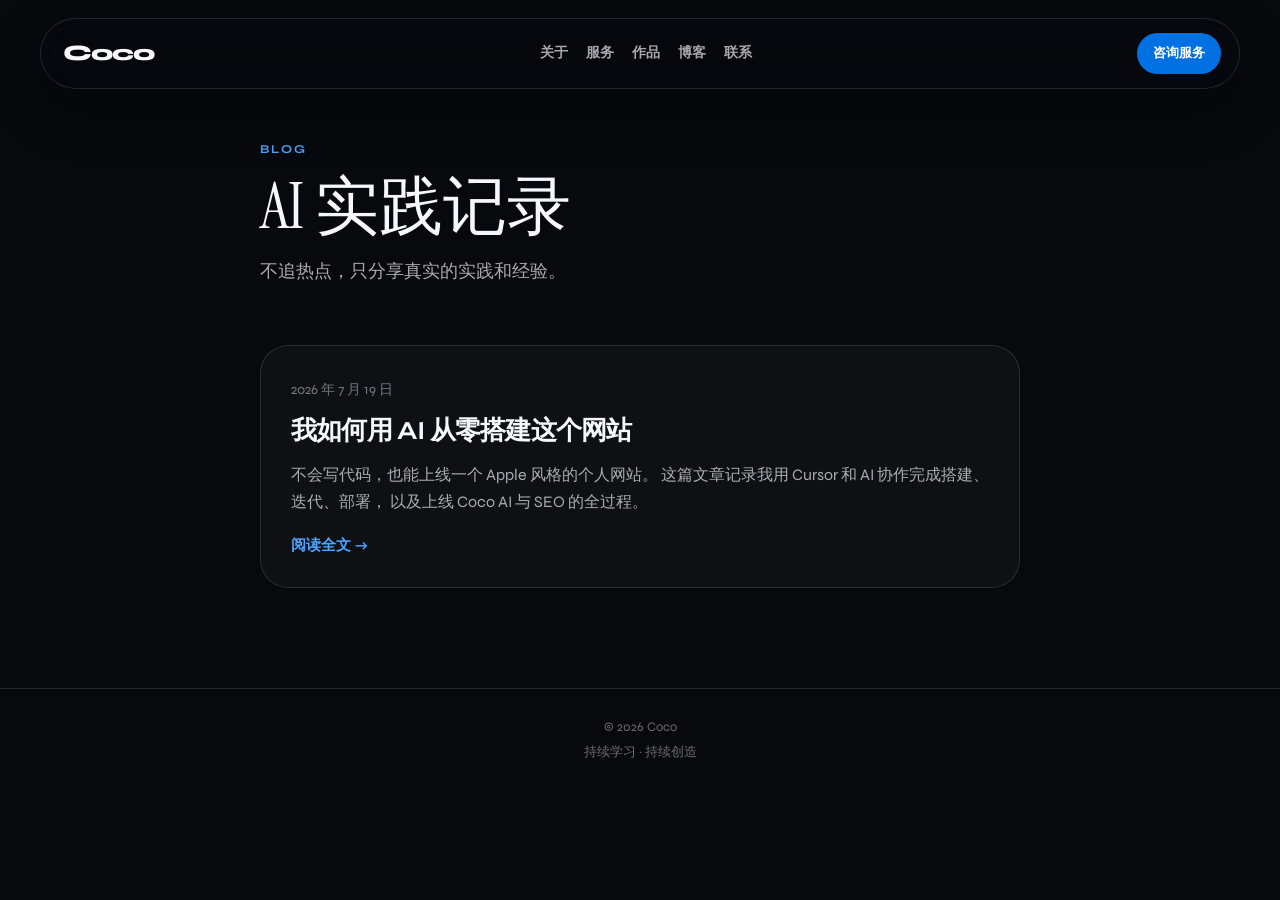
<file: blog.html>
<!DOCTYPE html>
<html lang="zh-CN">
<head>
    <meta charset="UTF-8">
    <meta name="viewport" content="width=device-width, initial-scale=1.0">
    <meta name="description" content="Coco 的博客：记录 AI、网站开发、SEO 与自动化的真实实践经验，不追热点，只分享有价值的内容。">
    <title>博客｜Coco 的 AI 实践记录</title>

    <link rel="icon" type="image/png" href="/favicon.png">
    <link rel="apple-touch-icon" href="/apple-touch-icon.png">
    <link rel="canonical" href="https://lizhi-website.vercel.app/blog.html">

    <meta property="og:type" content="website">
    <meta property="og:title" content="博客｜Coco 的 AI 实践记录">
    <meta property="og:description" content="记录 AI、网站开发、SEO 与自动化的真实实践经验，不追热点，只分享有价值的内容。">
    <meta property="og:url" content="https://lizhi-website.vercel.app/blog.html">
    <meta property="og:image" content="https://lizhi-website.vercel.app/images/og-image.png">
    <meta name="twitter:card" content="summary_large_image">

    <link rel="preconnect" href="https://fonts.googleapis.com">
    <link rel="preconnect" href="https://fonts.gstatic.com" crossorigin>
    <link href="https://fonts.googleapis.com/css2?family=Instrument+Serif:ital@0;1&family=Syne:wght@500;600;700;800&display=swap" rel="stylesheet">
    <link rel="stylesheet" href="style.css?v=20260726-no-cursor">
</head>
<body>

    <nav class="site-nav">
        <div class="logo">
            <a href="index.html">Coco</a>
        </div>

        <div class="menu">
            <a href="index.html#about">关于</a>
            <a href="index.html#services">服务</a>
            <a href="index.html#work">作品</a>
            <a href="blog.html">博客</a>
            <a href="index.html#contact">联系</a>
        </div>
        <a href="index.html#services" class="nav-cta">咨询服务</a>
    </nav>

    <main>
        <section class="blog">
            <div class="section-heading">
                <p class="section-label">Blog</p>
                <h1>AI 实践记录</h1>
                <p>不追热点，只分享真实的实践和经验。</p>
            </div>

            <div class="blog-list">
                <a class="blog-item" href="posts/build-website-with-ai.html">
                    <time datetime="2026-07-19">2026 年 7 月 19 日</time>
                    <h3>我如何用 AI 从零搭建这个网站</h3>
                    <p>
                        不会写代码，也能上线一个 Apple 风格的个人网站。
                        这篇文章记录我用 Cursor 和 AI 协作完成搭建、迭代、部署，
                        以及上线 Coco AI 与 SEO 的全过程。
                    </p>
                    <span class="blog-more">阅读全文 →</span>
                </a>
            </div>
        </section>
    </main>

    <footer class="footer">
        <p>© 2026 Coco</p>
        <p>持续学习 · 持续创造</p>
    </footer>

</body>
</html>
</file>
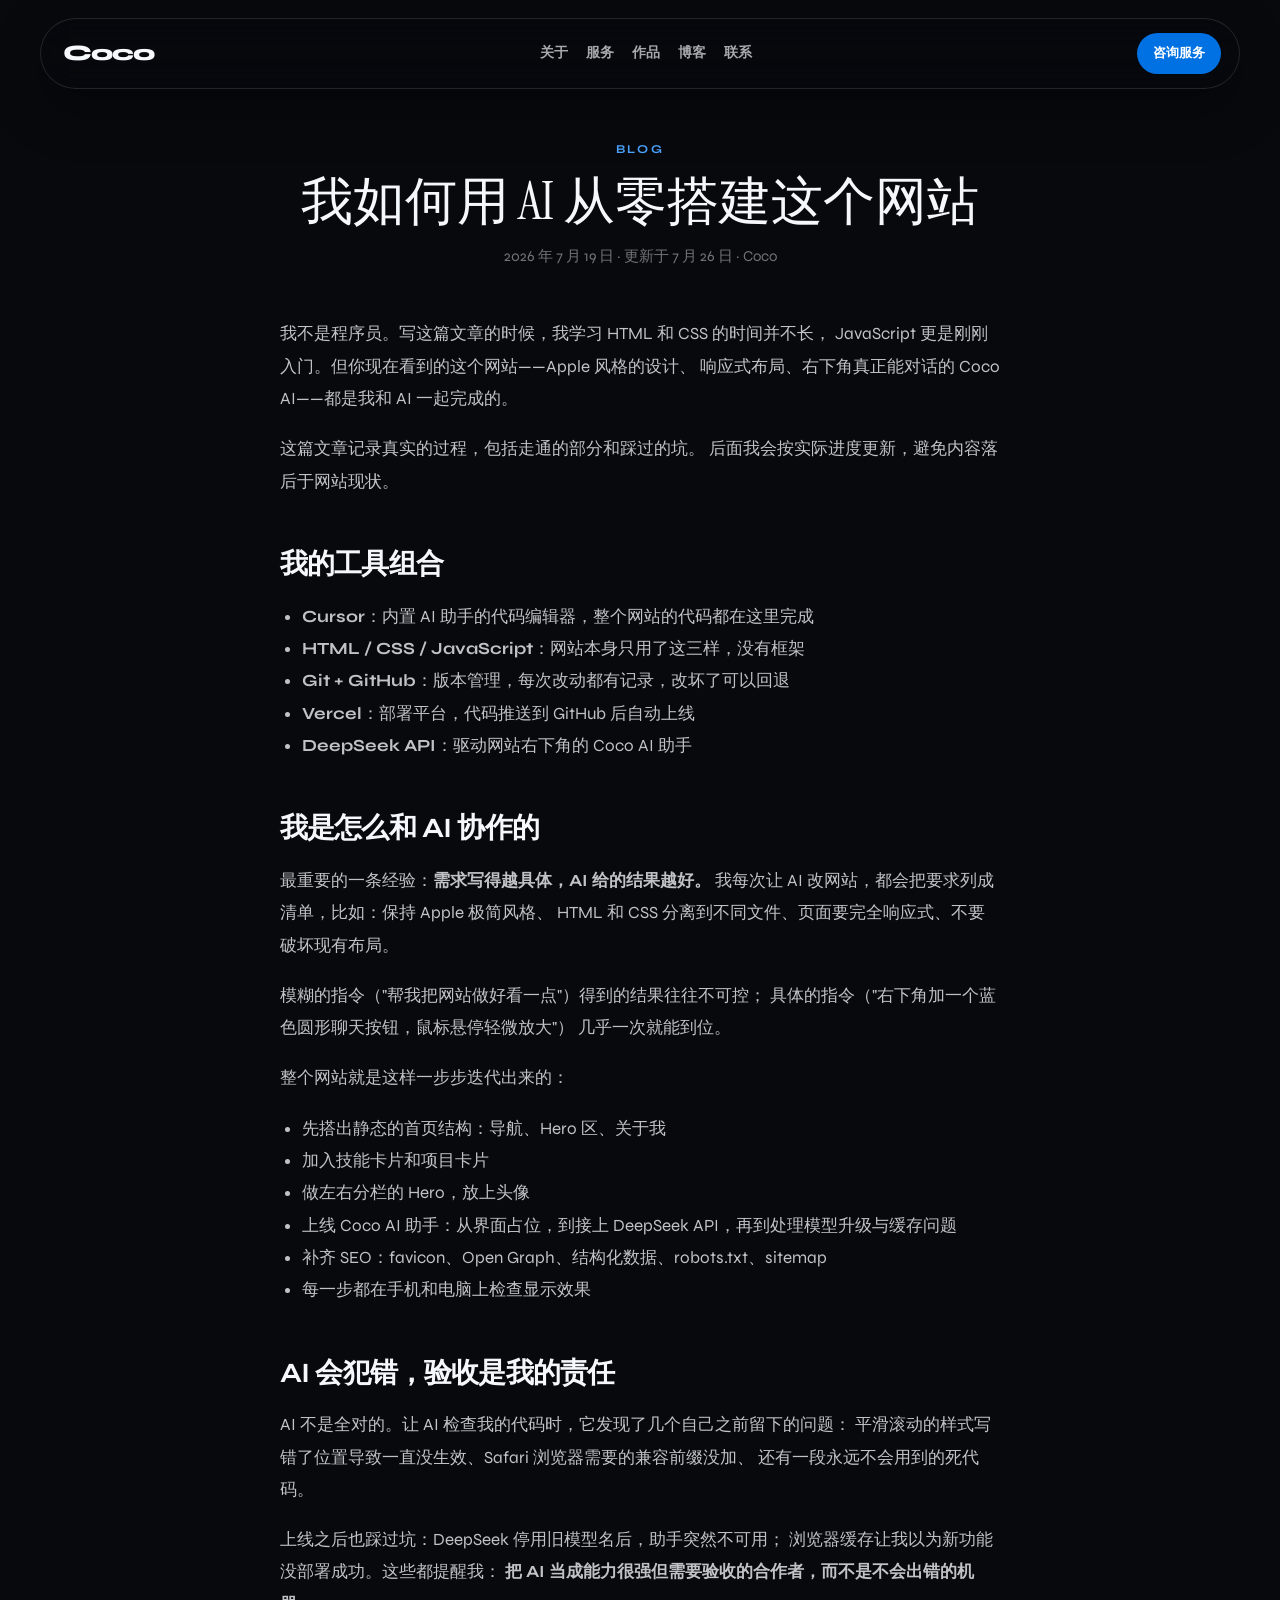
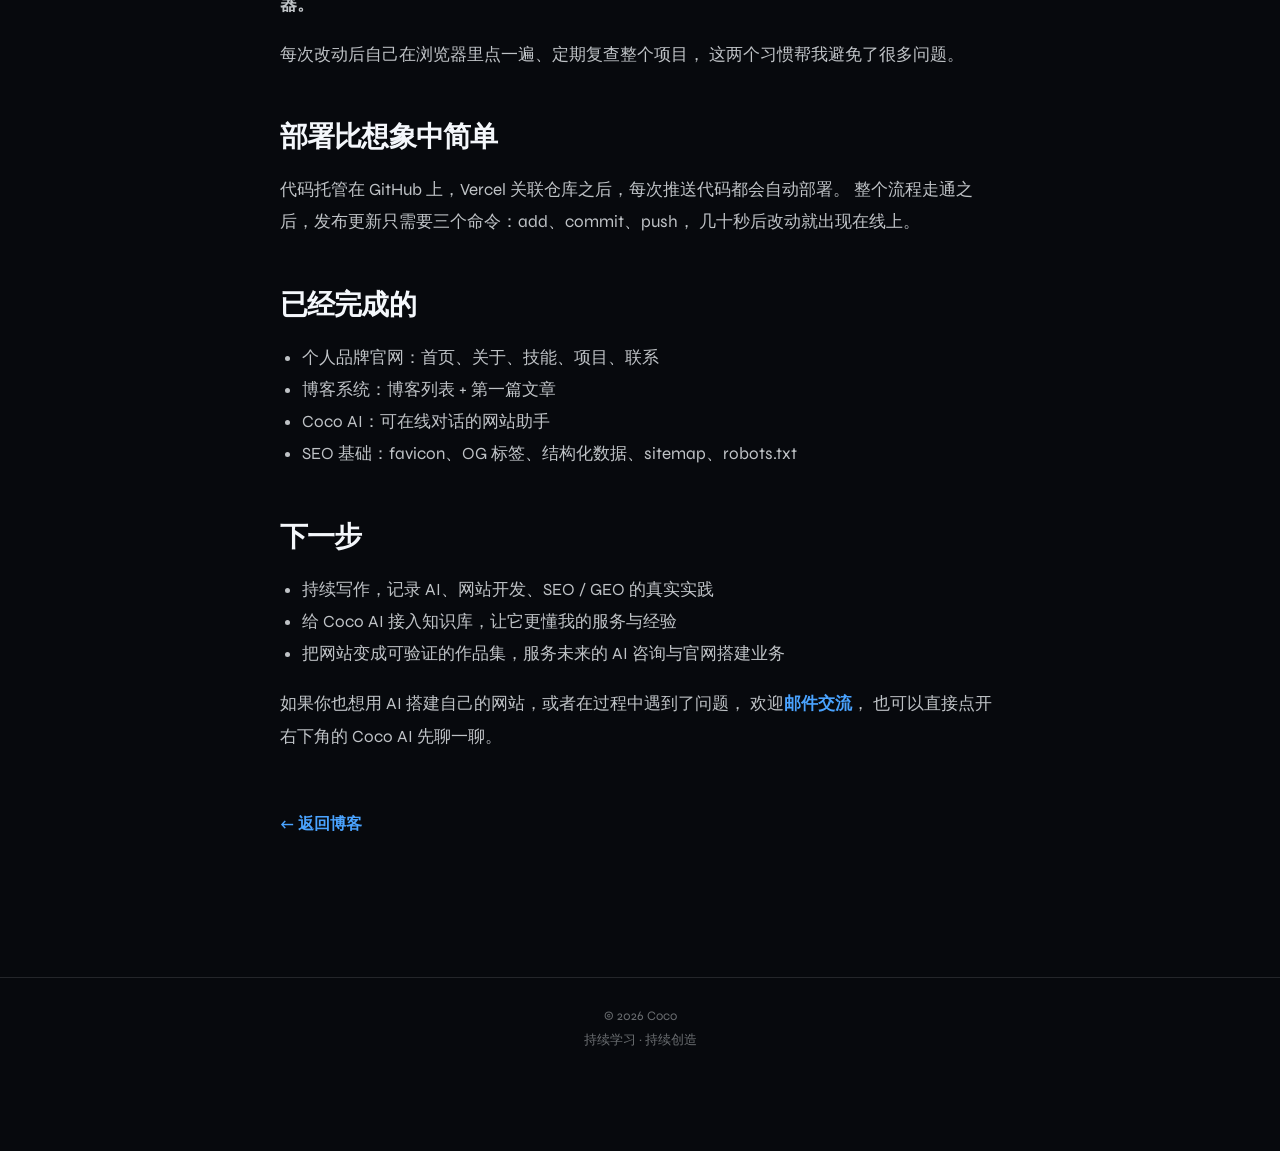
<file: posts/build-website-with-ai.html>
<!DOCTYPE html>
<html lang="zh-CN">
<head>
    <meta charset="UTF-8">
    <meta name="viewport" content="width=device-width, initial-scale=1.0">
    <meta name="description" content="不会写代码，也能上线一个 Apple 风格的个人网站。记录我用 Cursor 和 AI 协作完成网站搭建、迭代和部署的全过程与经验。">
    <title>我如何用 AI 从零搭建这个网站｜Coco</title>

    <link rel="icon" type="image/png" href="/favicon.png">
    <link rel="apple-touch-icon" href="/apple-touch-icon.png">
    <link rel="canonical" href="https://lizhi-website.vercel.app/posts/build-website-with-ai.html">

    <meta property="og:type" content="article">
    <meta property="og:title" content="我如何用 AI 从零搭建这个网站">
    <meta property="og:description" content="不会写代码，也能上线一个 Apple 风格的个人网站。记录我用 Cursor 和 AI 协作完成搭建、迭代和部署的全过程。">
    <meta property="og:url" content="https://lizhi-website.vercel.app/posts/build-website-with-ai.html">
    <meta property="og:image" content="https://lizhi-website.vercel.app/images/og-image.png">
    <meta name="twitter:card" content="summary_large_image">

    <script type="application/ld+json">
    {
      "@context": "https://schema.org",
      "@type": "BlogPosting",
      "headline": "我如何用 AI 从零搭建这个网站",
      "description": "不会写代码，也能上线一个 Apple 风格的个人网站。记录我用 Cursor 和 AI 协作完成搭建、迭代和部署的全过程。",
      "datePublished": "2026-07-19",
      "dateModified": "2026-07-26",
      "author": {
        "@type": "Person",
        "name": "Coco",
        "url": "https://lizhi-website.vercel.app/"
      },
      "url": "https://lizhi-website.vercel.app/posts/build-website-with-ai.html"
    }
    </script>

    <link rel="preconnect" href="https://fonts.googleapis.com">
    <link rel="preconnect" href="https://fonts.gstatic.com" crossorigin>
    <link href="https://fonts.googleapis.com/css2?family=Instrument+Serif:ital@0;1&family=Syne:wght@500;600;700;800&display=swap" rel="stylesheet">
    <link rel="stylesheet" href="../style.css?v=20260726-no-cursor">
</head>
<body>

    <nav class="site-nav">
        <div class="logo">
            <a href="../index.html">Coco</a>
        </div>

        <div class="menu">
            <a href="../index.html#about">关于</a>
            <a href="../index.html#services">服务</a>
            <a href="../index.html#work">作品</a>
            <a href="../blog.html">博客</a>
            <a href="../index.html#contact">联系</a>
        </div>
        <a href="../index.html#services" class="nav-cta">咨询服务</a>
    </nav>

    <main>
        <article class="post">
            <header class="post-header">
                <p class="section-label">Blog</p>
                <h1>我如何用 AI 从零搭建这个网站</h1>
                <p class="post-meta">
                    <time datetime="2026-07-19">2026 年 7 月 19 日</time>
                    · 更新于 <time datetime="2026-07-26">7 月 26 日</time>
                    · Coco
                </p>
            </header>

            <div class="post-content">
                <p>
                    我不是程序员。写这篇文章的时候，我学习 HTML 和 CSS 的时间并不长，
                    JavaScript 更是刚刚入门。但你现在看到的这个网站——Apple 风格的设计、
                    响应式布局、右下角真正能对话的 Coco AI——都是我和 AI 一起完成的。
                </p>
                <p>
                    这篇文章记录真实的过程，包括走通的部分和踩过的坑。
                    后面我会按实际进度更新，避免内容落后于网站现状。
                </p>

                <h2>我的工具组合</h2>
                <ul>
                    <li><strong>Cursor</strong>：内置 AI 助手的代码编辑器，整个网站的代码都在这里完成</li>
                    <li><strong>HTML / CSS / JavaScript</strong>：网站本身只用了这三样，没有框架</li>
                    <li><strong>Git + GitHub</strong>：版本管理，每次改动都有记录，改坏了可以回退</li>
                    <li><strong>Vercel</strong>：部署平台，代码推送到 GitHub 后自动上线</li>
                    <li><strong>DeepSeek API</strong>：驱动网站右下角的 Coco AI 助手</li>
                </ul>

                <h2>我是怎么和 AI 协作的</h2>
                <p>
                    最重要的一条经验：<strong>需求写得越具体，AI 给的结果越好。</strong>
                    我每次让 AI 改网站，都会把要求列成清单，比如：保持 Apple 极简风格、
                    HTML 和 CSS 分离到不同文件、页面要完全响应式、不要破坏现有布局。
                </p>
                <p>
                    模糊的指令（"帮我把网站做好看一点"）得到的结果往往不可控；
                    具体的指令（"右下角加一个蓝色圆形聊天按钮，鼠标悬停轻微放大"）
                    几乎一次就能到位。
                </p>
                <p>整个网站就是这样一步步迭代出来的：</p>
                <ul>
                    <li>先搭出静态的首页结构：导航、Hero 区、关于我</li>
                    <li>加入技能卡片和项目卡片</li>
                    <li>做左右分栏的 Hero，放上头像</li>
                    <li>上线 Coco AI 助手：从界面占位，到接上 DeepSeek API，再到处理模型升级与缓存问题</li>
                    <li>补齐 SEO：favicon、Open Graph、结构化数据、robots.txt、sitemap</li>
                    <li>每一步都在手机和电脑上检查显示效果</li>
                </ul>

                <h2>AI 会犯错，验收是我的责任</h2>
                <p>
                    AI 不是全对的。让 AI 检查我的代码时，它发现了几个自己之前留下的问题：
                    平滑滚动的样式写错了位置导致一直没生效、Safari 浏览器需要的兼容前缀没加、
                    还有一段永远不会用到的死代码。
                </p>
                <p>
                    上线之后也踩过坑：DeepSeek 停用旧模型名后，助手突然不可用；
                    浏览器缓存让我以为新功能没部署成功。这些都提醒我：
                    <strong>把 AI 当成能力很强但需要验收的合作者，而不是不会出错的机器。</strong>
                </p>
                <p>
                    每次改动后自己在浏览器里点一遍、定期复查整个项目，
                    这两个习惯帮我避免了很多问题。
                </p>

                <h2>部署比想象中简单</h2>
                <p>
                    代码托管在 GitHub 上，Vercel 关联仓库之后，每次推送代码都会自动部署。
                    整个流程走通之后，发布更新只需要三个命令：add、commit、push，
                    几十秒后改动就出现在线上。
                </p>

                <h2>已经完成的</h2>
                <ul>
                    <li>个人品牌官网：首页、关于、技能、项目、联系</li>
                    <li>博客系统：博客列表 + 第一篇文章</li>
                    <li>Coco AI：可在线对话的网站助手</li>
                    <li>SEO 基础：favicon、OG 标签、结构化数据、sitemap、robots.txt</li>
                </ul>

                <h2>下一步</h2>
                <ul>
                    <li>持续写作，记录 AI、网站开发、SEO / GEO 的真实实践</li>
                    <li>给 Coco AI 接入知识库，让它更懂我的服务与经验</li>
                    <li>把网站变成可验证的作品集，服务未来的 AI 咨询与官网搭建业务</li>
                </ul>
                <p>
                    如果你也想用 AI 搭建自己的网站，或者在过程中遇到了问题，
                    欢迎<a href="../index.html#contact">邮件交流</a>，
                    也可以直接点开右下角的 Coco AI 先聊一聊。
                </p>
            </div>

            <a href="../blog.html" class="post-back">← 返回博客</a>
        </article>
    </main>

    <footer class="footer">
        <p>© 2026 Coco</p>
        <p>持续学习 · 持续创造</p>
    </footer>

</body>
</html>
</file>
<file: style.css>
:root {
    --bg: #07090d;
    --bg-elevated: #10141c;
    --ink: #f4f7fb;
    --muted: rgba(244, 247, 251, 0.68);
    --line: rgba(244, 247, 251, 0.12);
    --accent: #0071e3;
    --accent-2: #4aa3ff;
    --white: #ffffff;
    --font-display: "Instrument Serif", Georgia, serif;
    --font-sans: "Syne", "Helvetica Neue", Arial, sans-serif;
    --radius: 28px;
    --max: 1200px;
}

html {
    scroll-behavior: smooth;
}

*,
*::before,
*::after {
    box-sizing: border-box;
}

body {
    margin: 0;
    background: var(--bg);
    color: var(--ink);
    font-family: var(--font-sans);
    line-height: 1.6;
    text-align: left;
}

img {
    max-width: 100%;
    display: block;
}

a {
    color: inherit;
}

main {
    overflow: clip;
}

.page-noise {
    position: fixed;
    inset: 0;
    z-index: 1200;
    pointer-events: none;
    opacity: 0.08;
    background-image: url("data:image/svg+xml,%3Csvg viewBox='0 0 200 200' xmlns='http://www.w3.org/2000/svg'%3E%3Cfilter id='n'%3E%3CfeTurbulence type='fractalNoise' baseFrequency='0.85' numOctaves='3' stitchTiles='stitch'/%3E%3C/filter%3E%3Crect width='100%25' height='100%25' filter='url(%23n)'/%3E%3C/svg%3E");
    mix-blend-mode: soft-light;
}

.site-nav {
    position: fixed;
    top: 18px;
    left: 50%;
    z-index: 1000;
    display: flex;
    width: min(calc(100% - 32px), var(--max));
    align-items: center;
    justify-content: space-between;
    gap: 20px;
    padding: 14px 18px 14px 22px;
    border: 1px solid var(--line);
    border-radius: 999px;
    background: rgba(7, 9, 13, 0.55);
    box-shadow: 0 20px 50px rgba(0, 0, 0, 0.35);
    -webkit-backdrop-filter: blur(18px);
    backdrop-filter: blur(18px);
    transform: translateX(-50%);
}

.logo a {
    color: var(--ink);
    font-size: 22px;
    font-weight: 800;
    letter-spacing: -0.04em;
    text-decoration: none;
}

.menu {
    display: flex;
    flex-wrap: wrap;
    gap: 18px;
    justify-content: center;
}

.menu a {
    color: var(--muted);
    font-size: 14px;
    font-weight: 600;
    text-decoration: none;
    transition: color 0.25s ease;
}

.menu a:hover {
    color: var(--ink);
}

.nav-cta {
    padding: 10px 16px;
    border-radius: 999px;
    background: var(--accent);
    color: var(--white);
    font-size: 13px;
    font-weight: 700;
    text-decoration: none;
    white-space: nowrap;
}

.btn-primary,
.btn-secondary,
.btn-ghost {
    display: inline-flex;
    align-items: center;
    justify-content: center;
    min-height: 50px;
    padding: 0 22px;
    border-radius: 999px;
    font-size: 15px;
    font-weight: 700;
    text-decoration: none;
    border: 0;
    transition: transform 0.25s ease, opacity 0.25s ease, background 0.25s ease, border-color 0.25s ease;
}

.btn-primary {
    background: linear-gradient(135deg, var(--accent), #2f8fff);
    color: var(--white);
    box-shadow: 0 14px 40px rgba(0, 113, 227, 0.35);
}

.btn-secondary {
    border: 1px solid var(--line);
    background: rgba(255, 255, 255, 0.04);
    color: var(--ink);
}

.btn-ghost {
    background: transparent;
    color: var(--muted);
    border: 1px solid transparent;
}

.btn-ghost:hover {
    color: var(--ink);
}

.btn-primary:hover,
.btn-secondary:hover {
    transform: translateY(-2px);
}

.section-label {
    margin: 0 0 14px;
    color: var(--accent-2);
    font-size: 12px;
    font-weight: 700;
    letter-spacing: 0.18em;
    text-transform: uppercase;
}

.section-heading {
    max-width: 760px;
    margin: 0 0 58px;
}

.section-heading h2 {
    margin: 0;
    font-family: var(--font-display);
    font-size: clamp(42px, 7vw, 72px);
    font-weight: 400;
    line-height: 1.02;
    letter-spacing: -0.03em;
}

.section-heading > p:last-child {
    margin: 16px 0 0;
    color: var(--muted);
    font-size: 18px;
    line-height: 1.7;
}

.reveal {
    opacity: 0;
    transform: translateY(36px);
}

.hero {
    position: relative;
    min-height: 100vh;
    padding: 140px 32px 48px;
    overflow: hidden;
}

.hero-stage {
    position: absolute;
    inset: 0;
    pointer-events: none;
}

.orb {
    position: absolute;
    border-radius: 50%;
    filter: blur(10px);
    opacity: 0.85;
}

.orb-a {
    top: 8%;
    right: 8%;
    width: 42vw;
    height: 42vw;
    max-width: 520px;
    max-height: 520px;
    background: radial-gradient(circle, rgba(0, 113, 227, 0.55) 0%, rgba(0, 113, 227, 0) 68%);
}

.orb-b {
    top: 42%;
    left: -8%;
    width: 48vw;
    height: 48vw;
    max-width: 620px;
    max-height: 620px;
    background: radial-gradient(circle, rgba(74, 163, 255, 0.28) 0%, rgba(74, 163, 255, 0) 70%);
}

.orb-c {
    right: 18%;
    bottom: -10%;
    width: 36vw;
    height: 36vw;
    max-width: 420px;
    max-height: 420px;
    background: radial-gradient(circle, rgba(255, 255, 255, 0.12) 0%, rgba(255, 255, 255, 0) 70%);
}

.hero-watermark {
    position: absolute;
    left: 50%;
    top: 46%;
    margin: 0;
    color: transparent;
    font-size: clamp(120px, 28vw, 380px);
    font-weight: 800;
    letter-spacing: -0.08em;
    line-height: 0.8;
    transform: translate(-50%, -50%);
    background: linear-gradient(180deg, rgba(255, 255, 255, 0.09), rgba(255, 255, 255, 0.015));
    -webkit-background-clip: text;
    background-clip: text;
    user-select: none;
    white-space: nowrap;
}

.hero-inner {
    position: relative;
    z-index: 1;
    width: min(100%, var(--max));
    min-height: calc(100vh - 220px);
    margin: 0 auto;
    display: flex;
    flex-direction: column;
    justify-content: center;
}

.hero-kicker {
    display: inline-flex;
    align-items: center;
    gap: 10px;
    width: fit-content;
    margin: 0 0 22px;
    padding: 8px 14px;
    border: 1px solid var(--line);
    border-radius: 999px;
    background: rgba(255, 255, 255, 0.04);
    color: var(--muted);
    font-size: 13px;
    font-weight: 600;
}

.pulse-dot {
    width: 8px;
    height: 8px;
    border-radius: 50%;
    background: #34c759;
    box-shadow: 0 0 0 0 rgba(52, 199, 89, 0.55);
    animation: pulse 2s infinite;
}

@keyframes pulse {
    70% {
        box-shadow: 0 0 0 10px rgba(52, 199, 89, 0);
    }

    100% {
        box-shadow: 0 0 0 0 rgba(52, 199, 89, 0);
    }
}

.hero-title {
    margin: 0 0 24px;
    max-width: 11ch;
    font-family: var(--font-display);
    font-size: clamp(52px, 10vw, 118px);
    font-weight: 400;
    line-height: 0.95;
    letter-spacing: -0.04em;
}

.hero-line {
    display: block;
}

.hero-title em {
    color: var(--accent-2);
    font-style: italic;
}

.hero-description {
    max-width: 36em;
    margin: 0 0 32px;
    color: var(--muted);
    font-size: clamp(17px, 2vw, 21px);
    line-height: 1.75;
}

.hero-actions {
    display: flex;
    flex-wrap: wrap;
    gap: 12px;
    margin-bottom: 42px;
}

.hero-metrics {
    display: grid;
    grid-template-columns: repeat(3, minmax(0, 140px));
    gap: 18px;
    margin: 0;
    padding: 0;
    list-style: none;
}

.hero-metrics li {
    padding-top: 14px;
    border-top: 1px solid var(--line);
}

.hero-metrics strong {
    display: block;
    margin-bottom: 4px;
    font-size: 28px;
    font-weight: 800;
    letter-spacing: -0.04em;
}

.hero-metrics span {
    color: var(--muted);
    font-size: 13px;
}

.hero-footer {
    position: relative;
    z-index: 1;
    display: flex;
    width: min(100%, var(--max));
    margin: 20px auto 0;
    align-items: center;
    gap: 14px;
    color: var(--muted);
    font-size: 12px;
    font-weight: 700;
    letter-spacing: 0.16em;
    text-transform: uppercase;
}

.scroll-line {
    width: 72px;
    height: 1px;
    background: linear-gradient(90deg, var(--accent), transparent);
    animation: scroll-line 1.8s ease-in-out infinite;
}

@keyframes scroll-line {
    0%, 100% {
        transform: scaleX(0.55);
        opacity: 0.45;
    }

    50% {
        transform: scaleX(1);
        opacity: 1;
    }
}

.marquee-strip {
    overflow: hidden;
    border-top: 1px solid var(--line);
    border-bottom: 1px solid var(--line);
    background: rgba(255, 255, 255, 0.02);
}

.marquee-track {
    display: flex;
    width: max-content;
    gap: 42px;
    padding: 18px 0;
    animation: marquee 26s linear infinite;
}

.marquee-track span {
    color: rgba(244, 247, 251, 0.72);
    font-size: 13px;
    font-weight: 700;
    letter-spacing: 0.18em;
    text-transform: uppercase;
    white-space: nowrap;
}

@keyframes marquee {
    from {
        transform: translateX(0);
    }

    to {
        transform: translateX(-50%);
    }
}

.about,
.services,
.work,
.statement,
.blog-band,
.contact {
    width: min(100% - 64px, var(--max));
    margin: 0 auto;
    padding: 130px 0;
    scroll-margin-top: 110px;
}

.about-grid {
    display: grid;
    grid-template-columns: minmax(0, 0.95fr) minmax(0, 1.05fr);
    gap: 56px;
    align-items: start;
}

.about-sticky h2 {
    margin: 0;
    max-width: 10ch;
    font-family: var(--font-display);
    font-size: clamp(42px, 6.5vw, 74px);
    font-weight: 400;
    line-height: 1.02;
}

.about-copy p {
    margin: 0 0 24px;
    color: var(--muted);
    font-size: clamp(18px, 2.2vw, 24px);
    line-height: 1.75;
}

.service-list {
    border-top: 1px solid var(--line);
}

.service-row {
    display: grid;
    grid-template-columns: 90px minmax(0, 1fr) 180px;
    gap: 28px;
    padding: 40px 0;
    border-bottom: 1px solid var(--line);
    transition: background 0.3s ease, padding 0.3s ease;
}

.service-row:hover {
    background: linear-gradient(90deg, rgba(0, 113, 227, 0.08), transparent 55%);
}

.service-number {
    margin: 0;
    color: var(--accent-2);
    font-size: 14px;
    font-weight: 800;
    letter-spacing: 0.14em;
}

.service-body h3 {
    margin: 0 0 10px;
    font-size: clamp(26px, 3.4vw, 36px);
    letter-spacing: -0.03em;
}

.service-body > p {
    margin: 0 0 16px;
    color: var(--muted);
    font-size: 16px;
    line-height: 1.7;
}

.service-body ul {
    margin: 0;
    padding-left: 18px;
    color: rgba(244, 247, 251, 0.88);
    font-size: 15px;
    line-height: 1.7;
}

.service-body li + li {
    margin-top: 6px;
}

.service-price {
    margin: 0;
    text-align: right;
}

.service-price strong {
    display: block;
    color: var(--accent-2);
    font-size: 22px;
    font-weight: 800;
}

.service-price span {
    display: block;
    margin-top: 6px;
    color: var(--muted);
    font-size: 13px;
}

.services-foot {
    display: flex;
    flex-wrap: wrap;
    gap: 18px;
    align-items: center;
    justify-content: space-between;
    margin-top: 42px;
}

.services-foot p {
    max-width: 540px;
    margin: 0;
    color: var(--muted);
    font-size: 15px;
    line-height: 1.7;
}

.work-list {
    display: grid;
    gap: 14px;
}

.work-item {
    display: grid;
    grid-template-columns: 72px minmax(0, 1fr) auto;
    gap: 20px;
    align-items: center;
    padding: 30px 32px;
    border: 1px solid var(--line);
    border-radius: 24px;
    background: rgba(255, 255, 255, 0.03);
    transition: transform 0.35s ease, border-color 0.35s ease, background 0.35s ease;
}

.work-item:hover {
    transform: translateY(-5px);
    border-color: rgba(0, 113, 227, 0.45);
    background: rgba(0, 113, 227, 0.08);
}

.work-index {
    color: var(--accent-2);
    font-size: 14px;
    font-weight: 800;
    letter-spacing: 0.12em;
}

.work-item h3 {
    margin: 0 0 6px;
    font-size: 26px;
    letter-spacing: -0.03em;
}

.work-item p {
    margin: 0;
    color: var(--muted);
    font-size: 15px;
}

.work-status,
.work-link {
    font-size: 13px;
    font-weight: 700;
}

.work-link {
    color: var(--accent-2);
    text-decoration: none;
}

.statement {
    padding-top: 40px;
    padding-bottom: 40px;
}

.statement-text {
    margin: 0;
    max-width: 14ch;
    font-family: var(--font-display);
    font-size: clamp(40px, 8vw, 88px);
    font-weight: 400;
    line-height: 1.05;
    letter-spacing: -0.04em;
}

.statement-text em {
    color: var(--accent-2);
    font-style: italic;
}

.blog-band {
    padding-top: 60px;
}

.blog-band-inner {
    padding: 64px;
    border-radius: 36px;
    background:
        radial-gradient(circle at 85% 20%, rgba(0, 113, 227, 0.35), transparent 28%),
        linear-gradient(145deg, #0b1220 0%, #102038 55%, #07101f 100%);
    border: 1px solid var(--line);
}

.blog-band-inner h2 {
    margin: 0 0 14px;
    max-width: 12ch;
    font-family: var(--font-display);
    font-size: clamp(40px, 6vw, 64px);
    font-weight: 400;
    line-height: 1.05;
}

.blog-band-inner p {
    max-width: 34em;
    margin: 0 0 28px;
    color: var(--muted);
    font-size: 17px;
    line-height: 1.7;
}

.contact-panel {
    padding: 64px;
    border: 1px solid var(--line);
    border-radius: 36px;
    background:
        radial-gradient(circle at 50% 0%, rgba(0, 113, 227, 0.18), transparent 40%),
        rgba(255, 255, 255, 0.03);
    text-align: center;
}

.contact-panel h2 {
    margin: 0 auto 16px;
    max-width: 14ch;
    font-family: var(--font-display);
    font-size: clamp(42px, 7vw, 72px);
    font-weight: 400;
    line-height: 1.05;
}

.contact-panel h2 em {
    color: var(--accent-2);
    font-style: italic;
}

.contact-panel > p:not(.section-label) {
    max-width: 34em;
    margin: 0 auto 28px;
    color: var(--muted);
    font-size: 18px;
    line-height: 1.7;
}

.contact-email {
    display: inline-block;
    margin-bottom: 24px;
    color: var(--accent-2);
    font-size: clamp(22px, 3vw, 32px);
    font-weight: 700;
    letter-spacing: -0.03em;
    text-decoration: none;
}

.contact-links {
    display: flex;
    flex-wrap: wrap;
    gap: 18px;
    justify-content: center;
}

.contact-links a,
.contact-chat {
    color: var(--ink);
    font-size: 15px;
    font-weight: 700;
    text-decoration: none;
}

.contact-chat {
    padding: 0;
    border: 0;
    background: transparent;
    cursor: pointer;
    font: inherit;
}

.contact-links a:hover,
.contact-chat:hover {
    color: var(--accent-2);
}

.footer {
    padding: 28px 20px 100px;
    border-top: 1px solid var(--line);
    text-align: center;
}

.footer p {
    margin: 0;
    color: rgba(244, 247, 251, 0.42);
    font-size: 13px;
}

.footer p + p {
    margin-top: 4px;
}

.blog {
    width: min(100% - 64px, 760px);
    margin: 140px auto 100px;
}

.blog .section-heading {
    text-align: left;
}

.blog .section-heading h1 {
    margin: 0;
    font-family: var(--font-display);
    font-size: clamp(40px, 6vw, 64px);
    font-weight: 400;
    line-height: 1.05;
}

.blog-list {
    display: grid;
    gap: 18px;
}

.blog-item {
    display: block;
    padding: 30px;
    border: 1px solid var(--line);
    border-radius: var(--radius);
    background: rgba(255, 255, 255, 0.03);
    text-decoration: none;
    transition: transform 0.3s ease, border-color 0.3s ease;
}

.blog-item:hover {
    transform: translateY(-4px);
    border-color: rgba(0, 113, 227, 0.45);
}

.blog-item time {
    color: rgba(244, 247, 251, 0.45);
    font-size: 14px;
}

.blog-item h3 {
    margin: 8px 0 10px;
    color: var(--ink);
    font-size: 26px;
    letter-spacing: -0.03em;
}

.blog-item p {
    margin: 0 0 16px;
    color: var(--muted);
    font-size: 16px;
    line-height: 1.7;
}

.blog-more {
    color: var(--accent-2);
    font-size: 15px;
    font-weight: 700;
}

.post {
    width: min(100% - 64px, 720px);
    margin: 140px auto;
}

.post-header {
    margin-bottom: 50px;
    text-align: center;
}

.post-header h1 {
    margin: 0 0 14px;
    font-family: var(--font-display);
    font-size: clamp(34px, 5vw, 52px);
    font-weight: 400;
    line-height: 1.1;
}

.post-meta {
    margin: 0;
    color: rgba(244, 247, 251, 0.45);
    font-size: 15px;
}

.post-content h2 {
    margin: 44px 0 14px;
    font-size: 28px;
    letter-spacing: -0.03em;
}

.post-content p,
.post-content ul {
    margin: 0 0 18px;
    color: rgba(244, 247, 251, 0.78);
    font-size: 17px;
    line-height: 1.9;
}

.post-content ul {
    padding-left: 22px;
}

.post-content a,
.post-back {
    color: var(--accent-2);
    font-weight: 600;
    text-decoration: none;
}

.post-back {
    display: inline-block;
    margin-top: 40px;
}

.ai-chat {
    position: fixed;
    right: 28px;
    bottom: 28px;
    z-index: 1100;
}

.ai-chat-toggle {
    display: flex;
    width: 60px;
    height: 60px;
    margin-left: auto;
    padding: 0;
    align-items: center;
    justify-content: center;
    border: 0;
    border-radius: 50%;
    background: var(--accent);
    color: #fff;
    box-shadow: 0 10px 30px rgba(0, 113, 227, 0.4);
    cursor: pointer;
    font-size: 25px;
    transition: transform 0.25s ease, box-shadow 0.25s ease;
}

.ai-chat-toggle:hover {
    transform: scale(1.07);
    box-shadow: 0 14px 34px rgba(0, 113, 227, 0.5);
}

.ai-chat-toggle:focus-visible,
.ai-chat-close:focus-visible,
.ai-chat-input input:focus-visible,
.ai-chat-input button:focus-visible,
.contact-chat:focus-visible {
    outline: 3px solid rgba(0, 113, 227, 0.35);
    outline-offset: 3px;
}

.ai-chat-window {
    width: min(360px, calc(100vw - 40px));
    margin-bottom: 16px;
    overflow: hidden;
    border: 1px solid rgba(255, 255, 255, 0.1);
    border-radius: 22px;
    background: rgba(16, 20, 28, 0.96);
    box-shadow: 0 20px 60px rgba(0, 0, 0, 0.45);
    -webkit-backdrop-filter: blur(20px);
    backdrop-filter: blur(20px);
    opacity: 0;
    transform: translateY(12px) scale(0.96);
    transform-origin: bottom right;
    visibility: hidden;
    transition: opacity 0.22s ease, transform 0.22s ease, visibility 0.22s;
}

.ai-chat-window.is-open {
    opacity: 1;
    transform: translateY(0) scale(1);
    visibility: visible;
}

.ai-chat-header {
    display: flex;
    align-items: center;
    justify-content: space-between;
    padding: 17px 18px;
    border-bottom: 1px solid rgba(255, 255, 255, 0.08);
}

.ai-chat-header h2 {
    margin: 0;
    color: var(--ink);
    font-size: 17px;
    font-weight: 700;
}

.ai-chat-close {
    width: 30px;
    height: 30px;
    padding: 0;
    border: 0;
    border-radius: 50%;
    background: rgba(255, 255, 255, 0.08);
    color: var(--muted);
    cursor: pointer;
    font-size: 22px;
    line-height: 1;
}

.ai-chat-content {
    min-height: 180px;
    max-height: 300px;
    padding: 22px 18px;
    background: rgba(0, 0, 0, 0.25);
    overflow-y: auto;
}

.ai-chat-message {
    width: fit-content;
    max-width: 80%;
    padding: 12px 15px;
    border-radius: 16px 16px 16px 5px;
    background: rgba(255, 255, 255, 0.08);
    color: var(--ink);
    font-size: 15px;
}

.ai-chat-message p {
    margin: 0;
}

.ai-chat-message p + p {
    margin-top: 3px;
}

.ai-chat-message + .ai-chat-message {
    margin-top: 10px;
}

.ai-chat-message-user {
    margin-left: auto;
    background: var(--accent);
    border-radius: 16px 16px 5px 16px;
    color: #fff;
}

.ai-chat-message-loading p {
    display: flex;
    gap: 5px;
    align-items: center;
    min-height: 20px;
}

.ai-chat-message-loading span {
    width: 7px;
    height: 7px;
    border-radius: 50%;
    background: rgba(244, 247, 251, 0.45);
    animation: chat-dot 1.2s infinite ease-in-out;
}

.ai-chat-message-loading span:nth-child(2) {
    animation-delay: 0.15s;
}

.ai-chat-message-loading span:nth-child(3) {
    animation-delay: 0.3s;
}

@keyframes chat-dot {
    0%, 80%, 100% {
        opacity: 0.35;
        transform: translateY(0);
    }

    40% {
        opacity: 1;
        transform: translateY(-3px);
    }
}

.ai-chat-input input:disabled,
.ai-chat-input button:disabled {
    opacity: 0.6;
    cursor: not-allowed;
}

.ai-chat-input {
    display: flex;
    gap: 10px;
    padding: 13px;
    border-top: 1px solid rgba(255, 255, 255, 0.08);
    background: rgba(16, 20, 28, 0.98);
}

.ai-chat-input input {
    min-width: 0;
    flex: 1;
    padding: 10px 14px;
    border: 1px solid rgba(255, 255, 255, 0.12);
    border-radius: 999px;
    background: rgba(255, 255, 255, 0.05);
    color: var(--ink);
    font: inherit;
}

.ai-chat-input button {
    width: 40px;
    height: 40px;
    padding: 0;
    border: 0;
    border-radius: 50%;
    background: var(--accent);
    color: #fff;
    cursor: pointer;
    font-size: 21px;
}

@media (prefers-reduced-motion: reduce) {
    html {
        scroll-behavior: auto;
    }

    .reveal,
    .hero-line {
        opacity: 1;
        transform: none;
    }

    .marquee-track,
    .pulse-dot,
    .scroll-line {
        animation: none;
    }
}

@media (max-width: 960px) {
    .site-nav {
        top: 12px;
        padding: 12px 14px;
    }

    .menu {
        display: none;
    }

    .hero {
        padding: 120px 20px 40px;
    }

    .about-grid,
    .service-row,
    .work-item {
        grid-template-columns: 1fr;
    }

    .hero-metrics {
        grid-template-columns: repeat(3, minmax(0, 1fr));
    }

    .hero-footer {
        display: none;
    }

    .about,
    .services,
    .work,
    .statement,
    .blog-band,
    .contact {
        width: min(100% - 40px, var(--max));
        padding: 90px 0;
    }

    .service-price,
    .work-status,
    .work-link {
        text-align: left;
    }

    .blog-band-inner,
    .contact-panel {
        padding: 36px 24px;
    }
}

@media (max-width: 600px) {
    .hero-title {
        font-size: clamp(46px, 14vw, 68px);
    }

    .hero-metrics {
        grid-template-columns: 1fr;
    }

    .hero-actions {
        flex-direction: column;
        align-items: stretch;
    }

    .services-foot {
        align-items: flex-start;
        flex-direction: column;
    }
}
</file>
